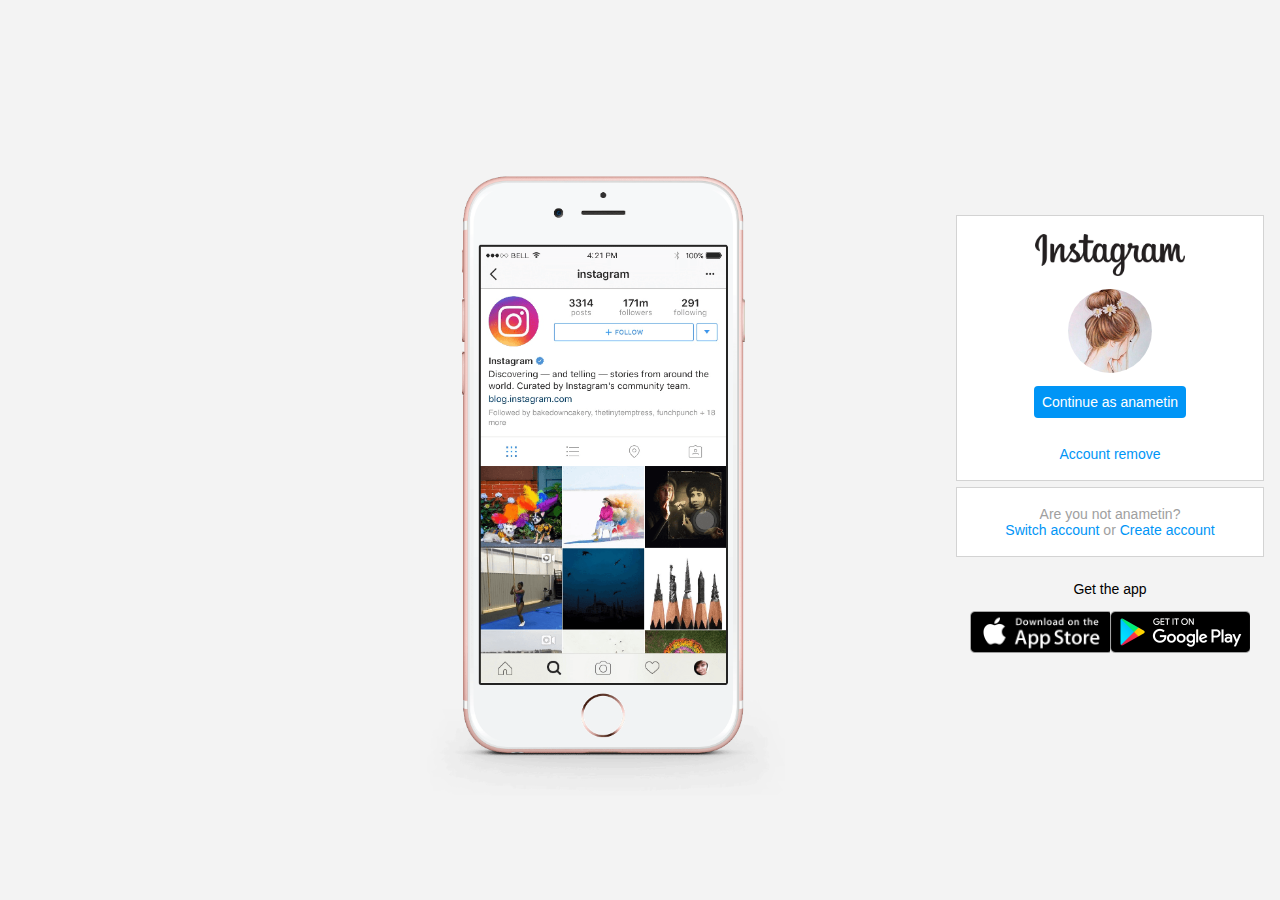
<file: Instagram/index.html>
<!DOCTYPE html>
<html lang="en">
    <head>
        <meta charset="UTF-8">
        <meta name="viewport" content="width-device-width, initial-scale=1.0">
        <link rel="stylesheet" href="style.css">
        <title> Instagram</title>
    </head>
    <body>
        <div class="instagram-wrapper">
            <div class="instagram-phone">
                <img src="./img/instagram-celular.png" class="instagram-phone" alt="instagram phone">
            </div>
            <div class="instagram-continue">
                <div class="group">
                    <img src="./img/instagram-logo.png" class="instagram-logo" alt="instagram logo">
                    <div class="profile-photo">
                        <img src="./img/perfil-instagram.jpg" alt="foto de perfil">
                    </div>
                    <a href="#" class="instagram-login"> Continue as anametin</a>
                    <a href="#" class="instagram-logout" >Account remove</a>
                    </div>
                    <div class="group">
                        <p class="not-account">Are you not anametin?</p>
                        <p class="not-account">
                            <span class="link-blue">Switch account</span>
                            or
                            <span class="link-blue">Create account</span>
                        </p>
                </div>
                <div class="get-the-app">
                    <p class="get-app">Get the app</p>
                    <div class="download">
                        <a href="#" class="app-download"></a>
                        <a href="#" class="app-download"></a>
                    </div>
                </div>
            </div>
        </div>
    </body>
</html>
</file>
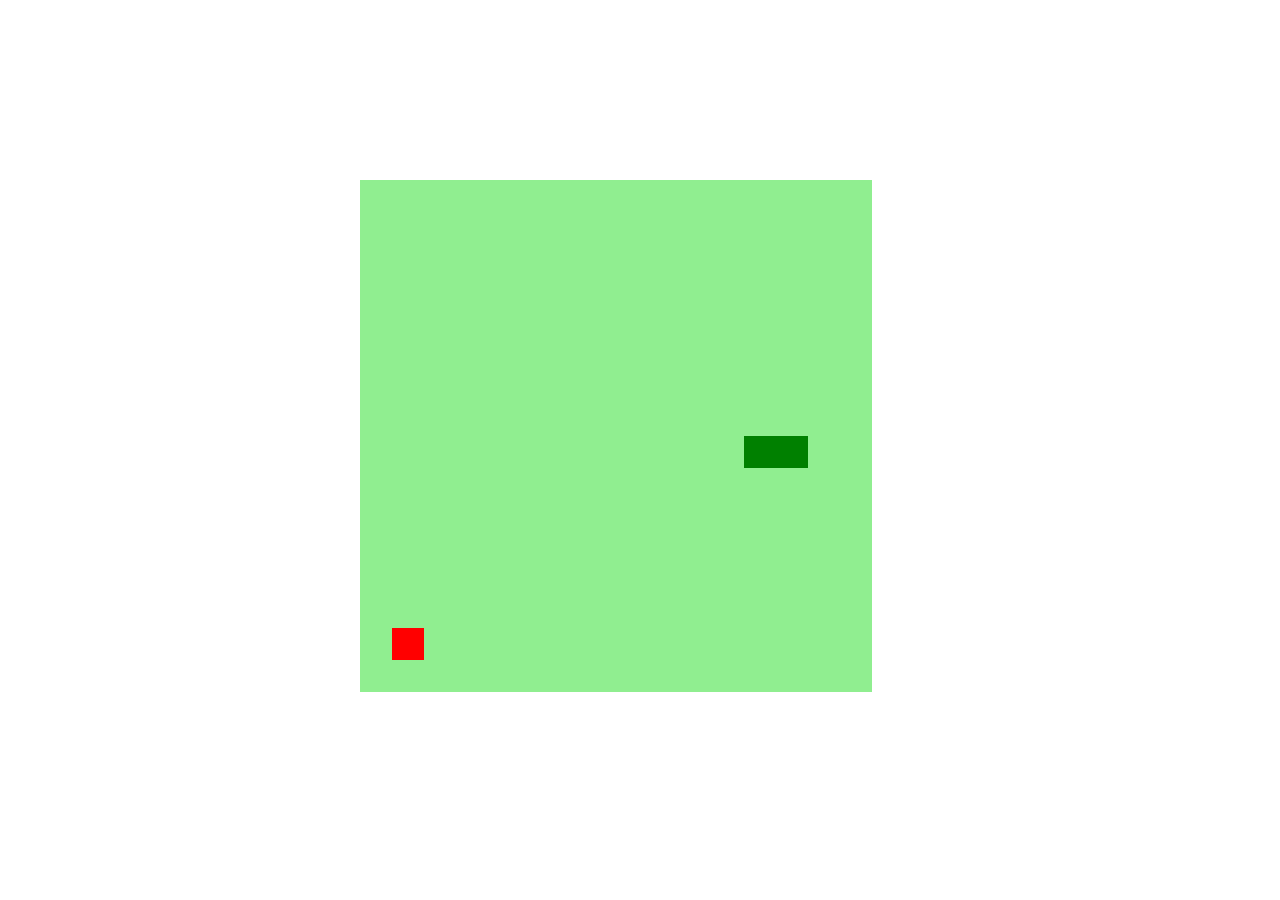
<file: Snake Game/index.html>
<!DOCTYPE html>
<html lang="eng">
    <head>
       <meta charset="UTF-8">
       <meta name="viewport" content="width=device-width, initial-scale=1.0">
       <meta http-equiv="X-UA-compatible" content="ie=edge">
       <link rel="stylesheet" href="style.css">
       <script defer src="script.js"></script>
       <title>Snake Game</title>
    </head>
    <body>
        <canvas id="snake" width="512" height="512"></canvas>
    </body>
</html>
</file>
<file: Instagram/style.css>
* {
    padding: 0;
    margin: 0;
    box-sizing: border-box;
    text-decoration: none;
    font-family: sans-serif;
    font-size: 14px;
}

body {
    width: 100%;
    min-height: 100vh;
    background-color: rgb(243, 243, 243);
    margin: 0;
    padding: 0;
    display: flex;
    justify-content: center;
}

.instagram-wrapper {
    display: flex;
    align-items: center;
    justify-content: start;
    width: 60%;
    height: 100vh;
}

.instagram-phone {
    display: flex;
    align-items: center;
    justify-content: center;
    width: 100%;
}

.instagram-phone img {
    width: 50rem;
    }

.instagram-continue {
    display: flex;
    align-items: center; /* horizontal */
    justify-content: space-around; /* vertical */
    flex-direction: column;
    width: 50%;
    min-height: 34rem;
}

.group {
    display: flex;
    justify-content: space-between;
    align-items: center;
    flex-direction: column;
    background-color: #ffffff;
    width: 100%;
    padding: 1.3rem 0;
    border: 1px solid lightgray;
}

.group:nth-child(1) {
    min-height: 19rem;
}

.instagram-logo {
    height: 3rem;
}

.profile-photo {
    display: flex;
    justify-content: center;
    align-items: center;
    border-radius: 50%;
    overflow: hidden;
}

.profile-photo img {
    height: 6rem;
}

.instagram-login {
    background-color: #0095f6;
    color: #ffffff;
    padding: 8px;
    border-radius: 4px;
}

.instagram-logout {
    color: #0095f6;
    margin-top: 1rem;
}

.not-account {
    color: rgb(160, 160, 160);
}

.link-blue {
    color: #0095f6;
}

.get-the-app {
    display: flex;
    flex-direction: column;
    align-items: center;
    justify-content: center;
    width: 100%;
    padding: 1.3rem 0;
}

.download {
    display: flex;
    width: 100%;
    justify-content: space-evenly;
    align-items: center;
    padding: 1rem;
}

.app-download {
    height: 3rem;
    width: 10rem;
    background-size: cover;
}

.app-download:nth-child(1) {
    background-image: url('./img/apple-button.png');
}

.app-download:nth-child(2) {
    background-image: url('./img/googleplay-button.png');
}

/* media queries */


@media (max-width: 1024px) {
    .instagram-wrapper {
        width: 90%;
    }
}

@media (max-width: 650px) {
    body {
        background-color: #ffffff;
    }

    .instagram-wrapper {
        width: 90%;
    }

    .instagram-phone {
        display: none;
    }

    .instagram-continue {
        width: 100%;
    }
    
    .group {
        border: 1px solid transparent;
    }
}
</file>
<file: Snake Game/style.css>
body{
    height: 95vh;
    width: 95vw;
    display: flex;
    flex-direction: column;
    justify-content: center;
    align-items: center;
    background-color:white;
    color: rgb(52, 165, 52);
}
</file>
